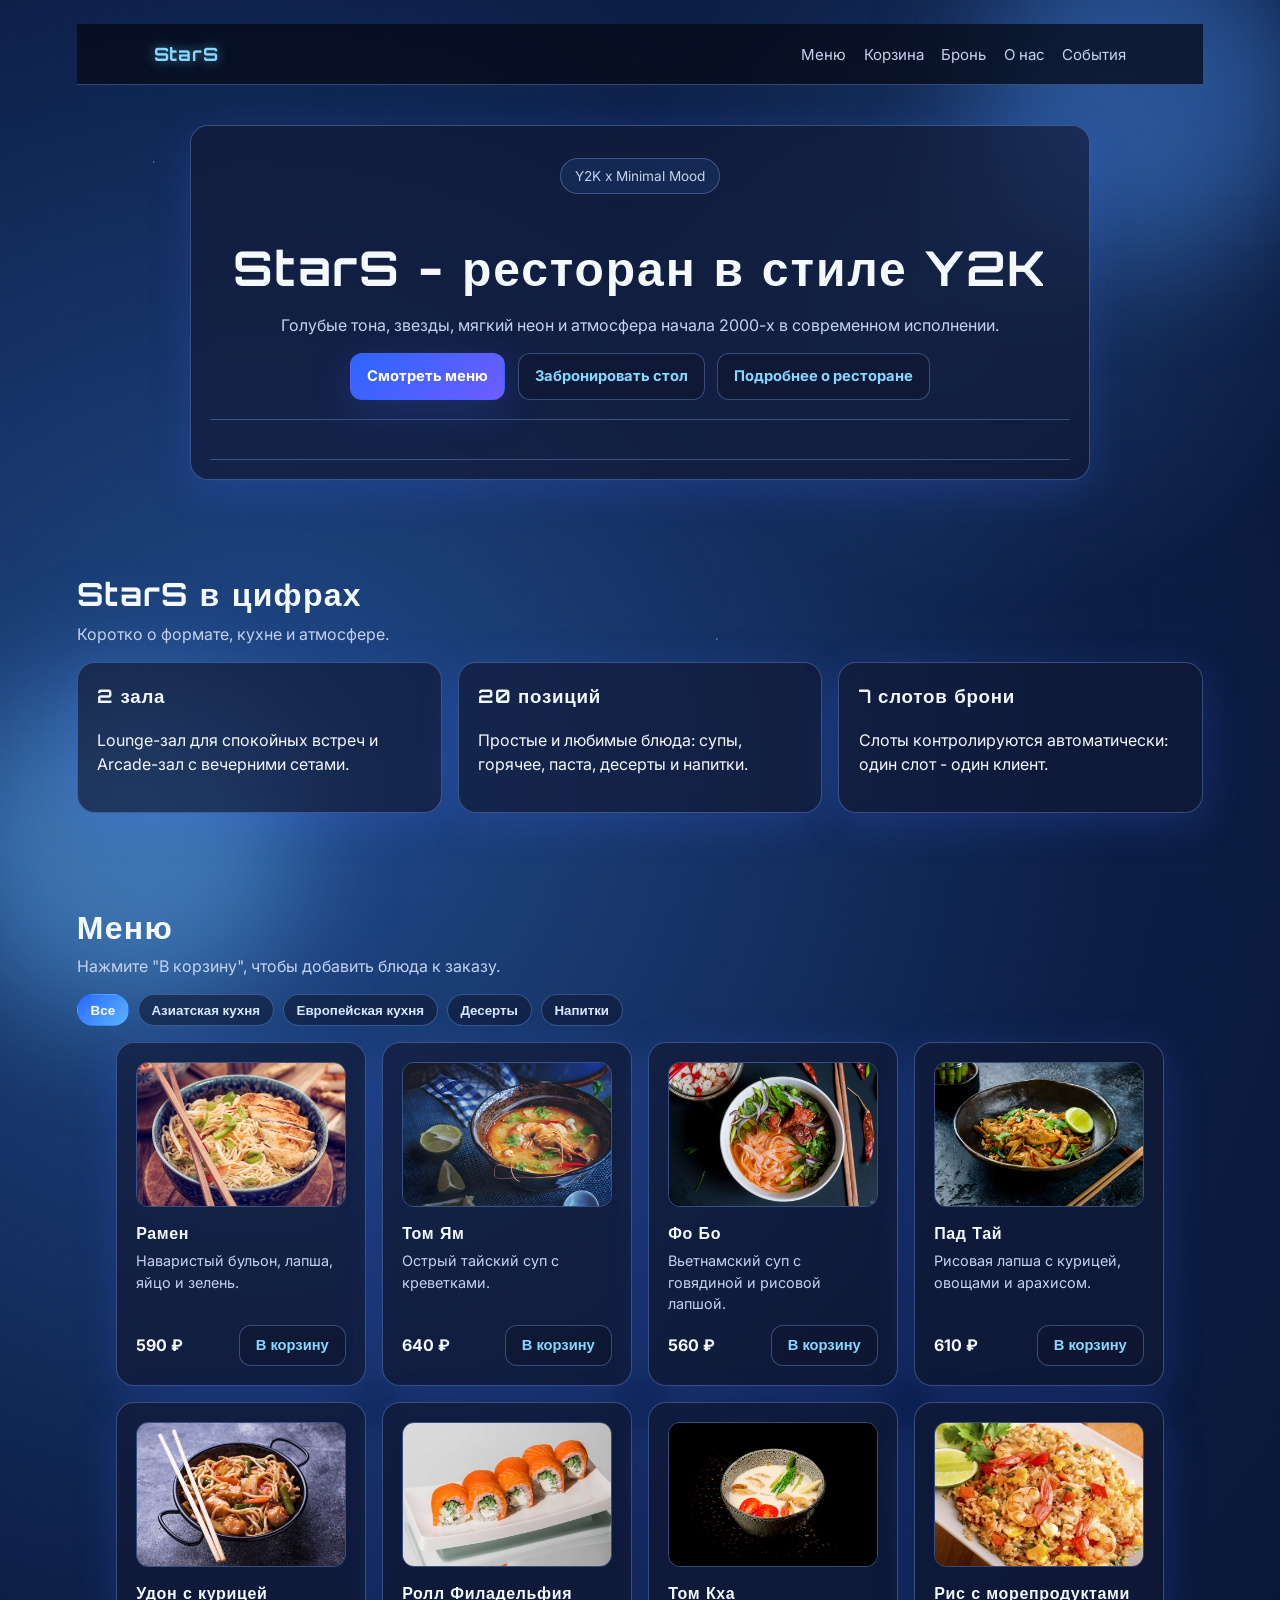
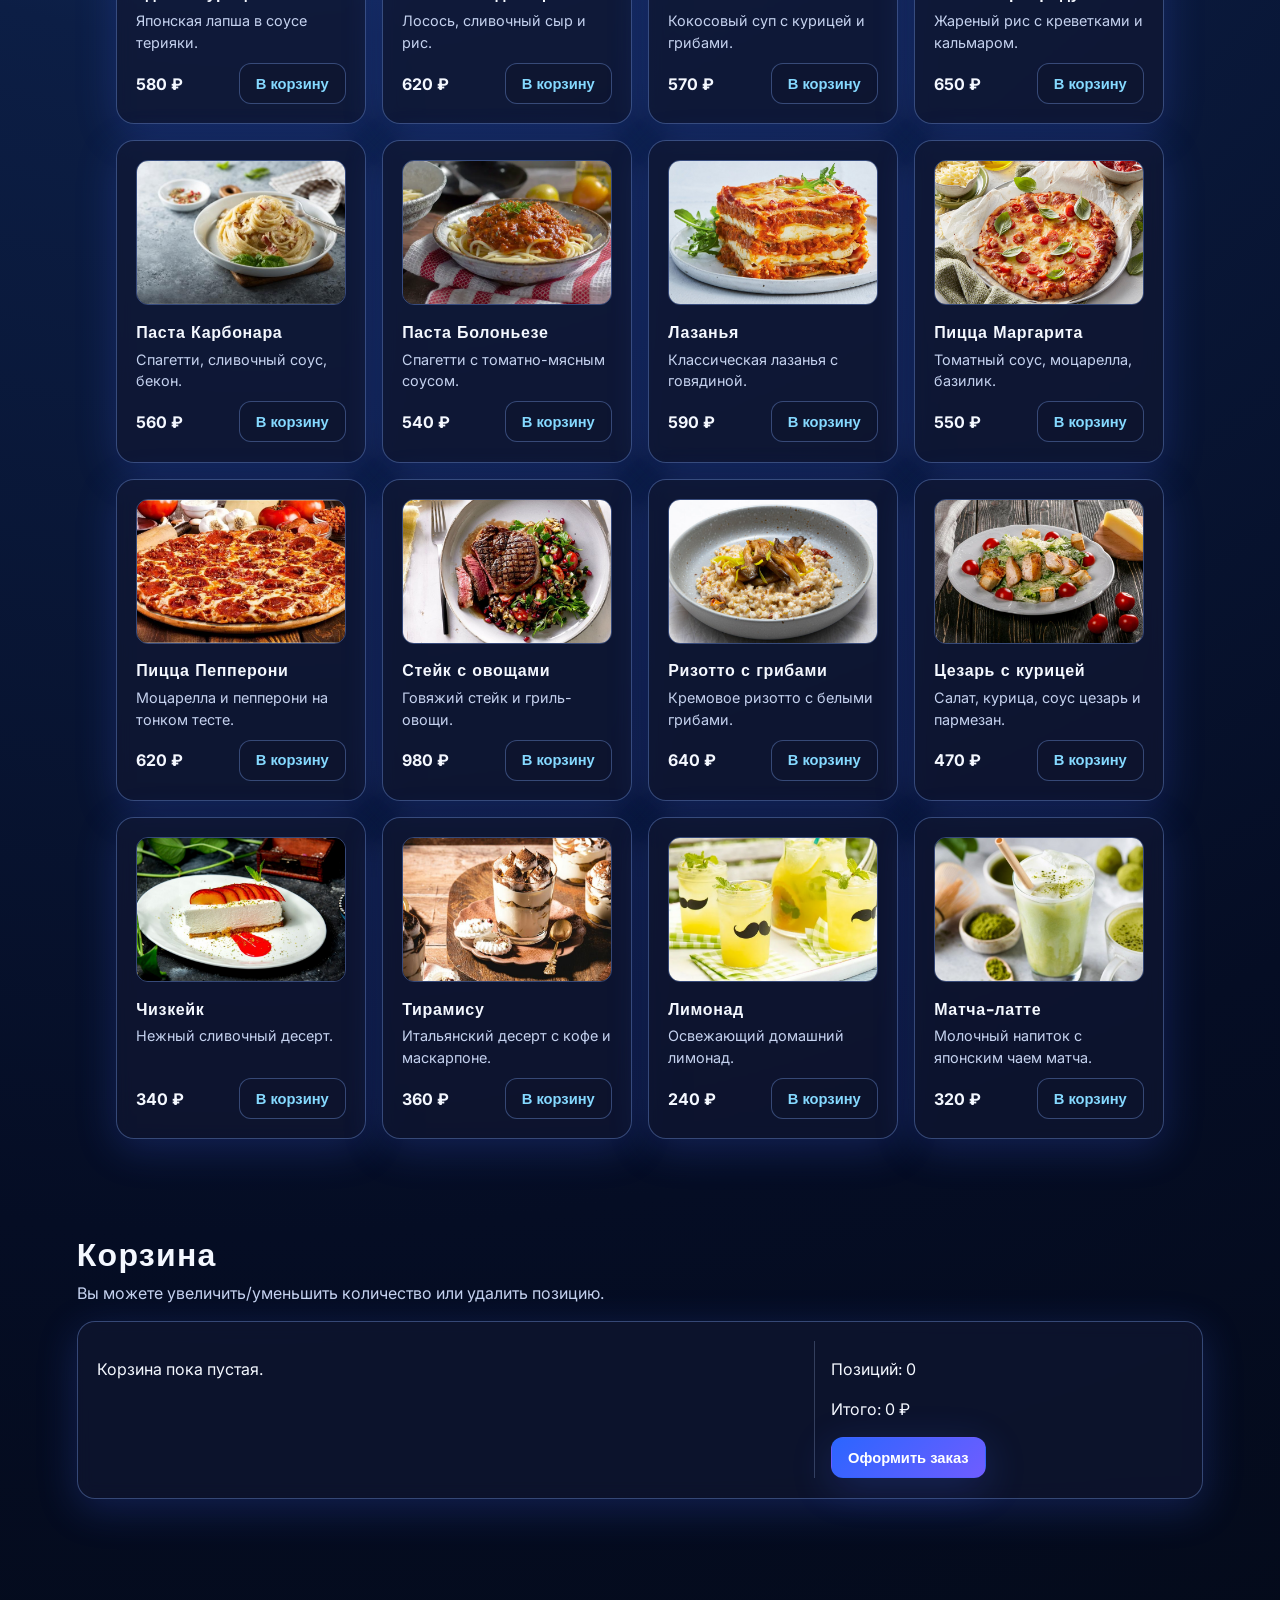
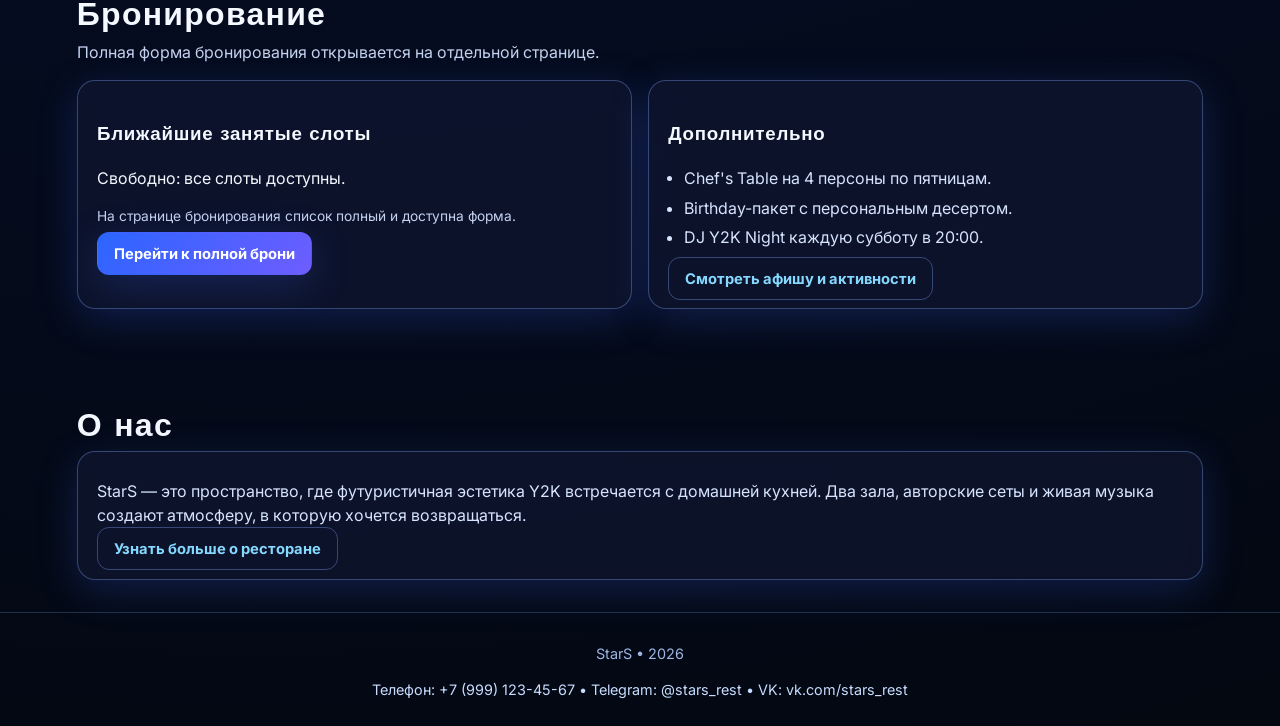
<file: index.html>
<!DOCTYPE html>
<html lang="ru">
<head>
  <meta charset="UTF-8" />
  <meta name="viewport" content="width=device-width, initial-scale=1.0" />
  <title>StarS | Y2K ресторан</title>
  <link rel="preconnect" href="https://fonts.googleapis.com" />
  <link rel="preconnect" href="https://fonts.gstatic.com" crossorigin />
  <link href="https://fonts.googleapis.com/css2?family=Orbitron:wght@400;600;700&family=Inter:wght@400;500;700&display=swap" rel="stylesheet" />
  <link rel="stylesheet" href="styles.css" />
</head>
<body>
  <div class="bg-grid"></div>
  <div class="bg-glow bg-glow--one"></div>
  <div class="bg-glow bg-glow--two"></div>

  <header class="hero" id="home">
    <nav class="top-nav">
      <div class="logo">StarS</div>
      <ul class="nav-links">
        <li><a href="#menu">Меню</a></li>
        <li><a href="#cart">Корзина</a></li>
        <li><a href="booking.html">Бронь</a></li>
        <li><a href="about.html">О нас</a></li>
        <li><a href="events.html">События</a></li>
      </ul>
    </nav>

    <div class="hero-content glass-card">
      <p class="chip">Y2K x Minimal Mood</p>
      <h1>StarS - ресторан в стиле Y2K</h1>
      <p>Голубые тона, звезды, мягкий неон и атмосфера начала 2000-х в современном исполнении.</p>
      <div class="hero-actions">
        <a class="btn btn-primary" href="#menu">Смотреть меню</a>
        <a class="btn btn-ghost" href="booking.html">Забронировать стол</a>
        <a class="btn btn-ghost" href="about.html">Подробнее о ресторане</a>
      </div>
      <div class="ticker" id="ticker">
        <span>STARS SPECIAL • ВЕЧЕРНИЕ СЕТЫ • ЖИВАЯ МУЗЫКА • БРОНЬ ОНЛАЙН</span>
      </div>
    </div>
  </header>

  <main>
    <section class="section">
      <div class="section-head">
        <h2>StarS в цифрах</h2>
        <p>Коротко о формате, кухне и атмосфере.</p>
      </div>
      <div class="quick-grid">
        <article class="glass-card quick-card">
          <h3>2 зала</h3>
          <p>Lounge-зал для спокойных встреч и Arcade-зал с вечерними сетами.</p>
        </article>
        <article class="glass-card quick-card">
          <h3>20 позиций</h3>
          <p>Простые и любимые блюда: супы, горячее, паста, десерты и напитки.</p>
        </article>
        <article class="glass-card quick-card">
          <h3>7 слотов брони</h3>
          <p>Слоты контролируются автоматически: один слот - один клиент.</p>
        </article>
      </div>
    </section>

    <section class="section" id="menu">
      <div class="section-head">
        <h2>Меню</h2>
        <p>Нажмите "В корзину", чтобы добавить блюда к заказу.</p>
      </div>
      <div class="menu-filters" id="menuFilters">
        <button class="filter-btn is-active" data-filter="all">Все</button>
        <button class="filter-btn" data-filter="asian">Азиатская кухня</button>
        <button class="filter-btn" data-filter="european">Европейская кухня</button>
        <button class="filter-btn" data-filter="dessert">Десерты</button>
        <button class="filter-btn" data-filter="drink">Напитки</button>
      </div>
      <div class="menu-grid" id="menuGrid"></div>
    </section>

    <section class="section" id="cart">
      <div class="section-head">
        <h2>Корзина</h2>
        <p>Вы можете увеличить/уменьшить количество или удалить позицию.</p>
      </div>
      <div class="glass-card cart-panel">
        <div id="cartItems" class="cart-items"></div>
        <div class="cart-summary">
          <p>Позиций: <span id="cartCount">0</span></p>
          <p>Итого: <span id="cartTotal">0 ₽</span></p>
          <button class="btn btn-primary" id="checkoutBtn">Оформить заказ</button>
        </div>
      </div>
    </section>

    <section class="section" id="booking">
      <div class="section-head">
        <h2>Бронирование</h2>
        <p>Полная форма бронирования открывается на отдельной странице.</p>
      </div>
      <div class="booking-layout booking-preview-layout">
        <div class="glass-card booking-info">
          <h3>Ближайшие занятые слоты</h3>
          <div id="miniBookingPreview"></div>
          <p class="booking-note">На странице бронирования список полный и доступна форма.</p>
          <a class="btn btn-primary" href="booking.html">Перейти к полной брони</a>
        </div>
        <div class="glass-card booking-info">
          <h3>Дополнительно</h3>
          <ul class="service-list">
            <li>Chef's Table на 4 персоны по пятницам.</li>
            <li>Birthday-пакет с персональным десертом.</li>
            <li>DJ Y2K Night каждую субботу в 20:00.</li>
          </ul>
          <a class="btn btn-ghost" href="events.html">Смотреть афишу и активности</a>
        </div>
      </div>
    </section>

    <section class="section" id="about">
      <div class="section-head">
        <h2>О нас</h2>
      </div>
      <div class="about-box glass-card">
        <p>StarS — это пространство, где футуристичная эстетика Y2K встречается с домашней кухней. Два зала, авторские сеты и живая музыка создают атмосферу, в которую хочется возвращаться.</p>
        <a class="btn btn-ghost" href="about.html">Узнать больше о ресторане</a>
      </div>
    </section>
  </main>

  <footer class="footer">
    <p>StarS • 2026</p>
    <p class="footer-contacts">Телефон: +7 (999) 123-45-67 • Telegram: @stars_rest • VK: vk.com/stars_rest</p>
  </footer>

  <script src="script.js"></script>
</body>
</html>
</file>
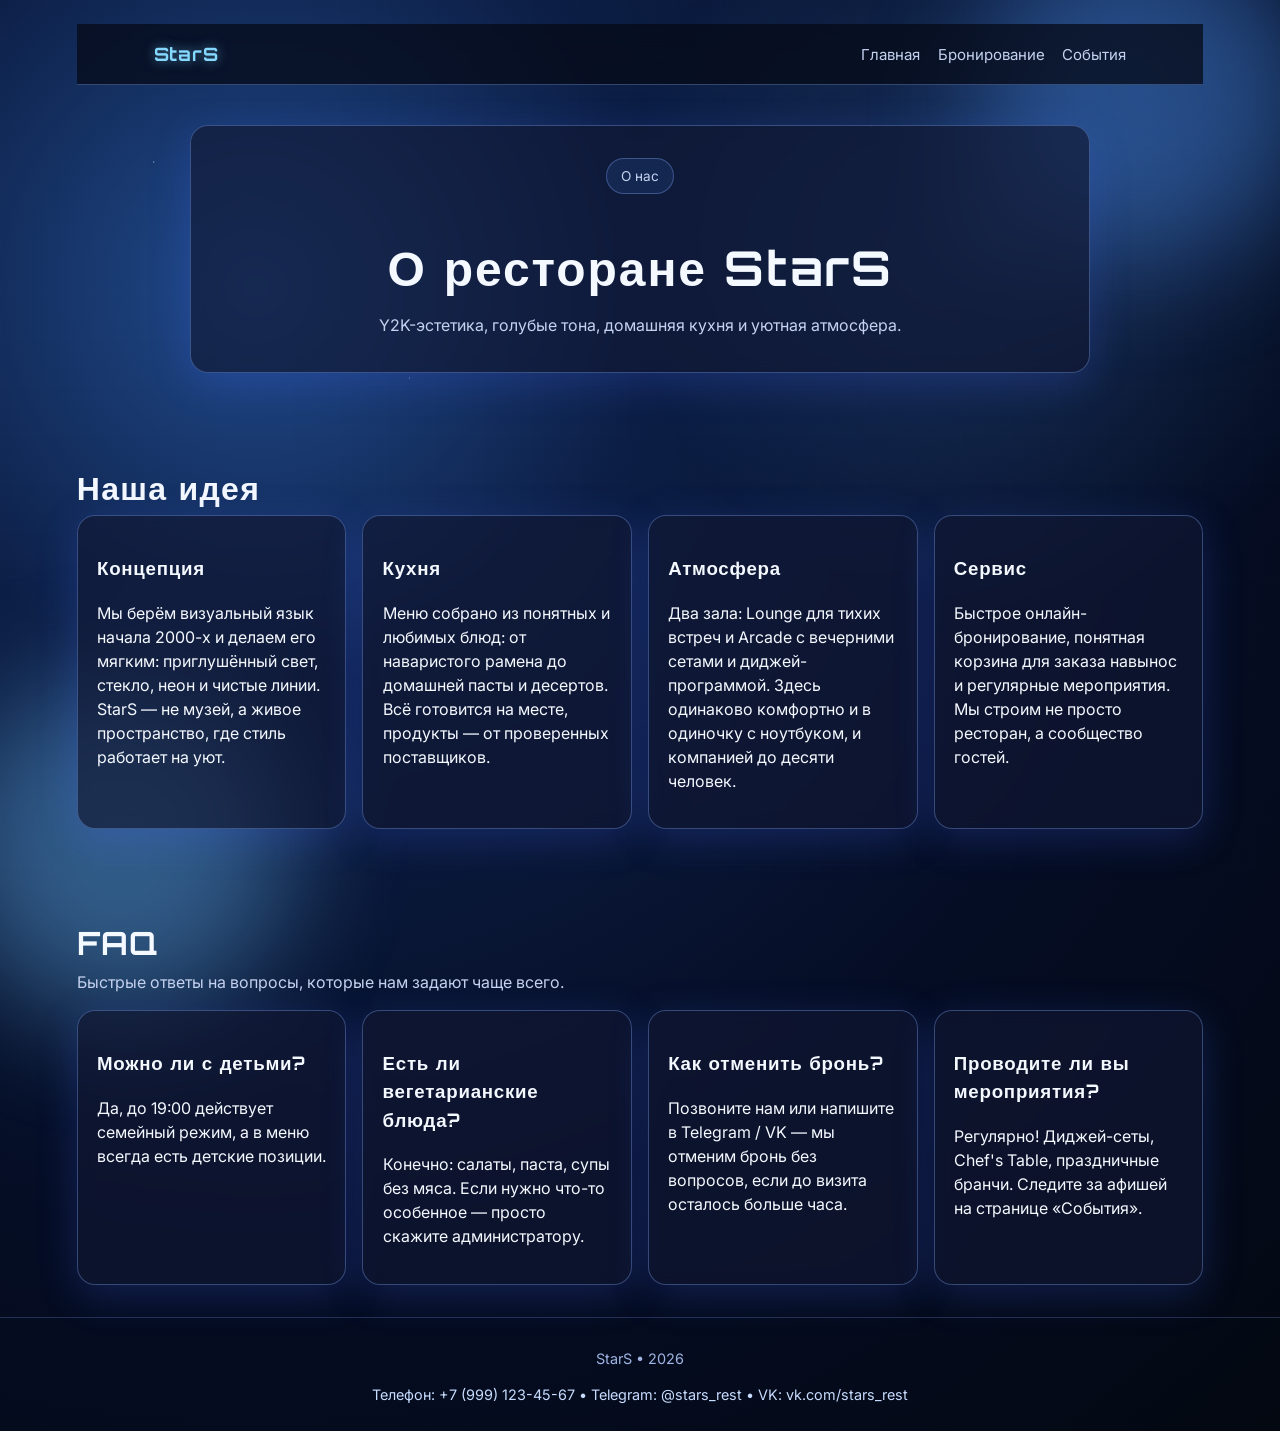
<file: about.html>
<!DOCTYPE html>
<html lang="ru">
<head>
  <meta charset="UTF-8" />
  <meta name="viewport" content="width=device-width, initial-scale=1.0" />
  <title>StarS | О нас</title>
  <link rel="preconnect" href="https://fonts.googleapis.com" />
  <link rel="preconnect" href="https://fonts.gstatic.com" crossorigin />
  <link href="https://fonts.googleapis.com/css2?family=Orbitron:wght@400;600;700&family=Inter:wght@400;500;700&display=swap" rel="stylesheet" />
  <link rel="stylesheet" href="styles.css" />
</head>
<body>
  <div class="bg-grid"></div>
  <div class="bg-glow bg-glow--one"></div>
  <div class="bg-glow bg-glow--two"></div>
  <header class="hero">
    <nav class="top-nav">
      <div class="logo">StarS</div>
      <ul class="nav-links">
        <li><a href="index.html">Главная</a></li>
        <li><a href="booking.html">Бронирование</a></li>
        <li><a href="events.html">События</a></li>
      </ul>
    </nav>
    <div class="hero-content glass-card">
      <p class="chip">О нас</p>
      <h1>О ресторане StarS</h1>
      <p>Y2K-эстетика, голубые тона, домашняя кухня и уютная атмосфера.</p>
    </div>
  </header>
  <main>
    <section class="section">
      <div class="section-head"><h2>Наша идея</h2></div>
      <div class="info-grid">
        <article class="glass-card"><h3>Концепция</h3><p>Мы берём визуальный язык начала 2000-х и делаем его мягким: приглушённый свет, стекло, неон и чистые линии. StarS — не музей, а живое пространство, где стиль работает на уют.</p></article>
        <article class="glass-card"><h3>Кухня</h3><p>Меню собрано из понятных и любимых блюд: от наваристого рамена до домашней пасты и десертов. Всё готовится на месте, продукты — от проверенных поставщиков.</p></article>
        <article class="glass-card"><h3>Атмосфера</h3><p>Два зала: Lounge для тихих встреч и Arcade с вечерними сетами и диджей-программой. Здесь одинаково комфортно и в одиночку с ноутбуком, и компанией до десяти человек.</p></article>
        <article class="glass-card"><h3>Сервис</h3><p>Быстрое онлайн-бронирование, понятная корзина для заказа навынос и регулярные мероприятия. Мы строим не просто ресторан, а сообщество гостей.</p></article>
      </div>
    </section>
    <section class="section">
      <div class="section-head"><h2>FAQ</h2><p>Быстрые ответы на вопросы, которые нам задают чаще всего.</p></div>
      <div class="faq-list">
        <article class="glass-card"><h3>Можно ли с детьми?</h3><p>Да, до 19:00 действует семейный режим, а в меню всегда есть детские позиции.</p></article>
        <article class="glass-card"><h3>Есть ли вегетарианские блюда?</h3><p>Конечно: салаты, паста, супы без мяса. Если нужно что-то особенное — просто скажите администратору.</p></article>
        <article class="glass-card"><h3>Как отменить бронь?</h3><p>Позвоните нам или напишите в Telegram / VK — мы отменим бронь без вопросов, если до визита осталось больше часа.</p></article>
        <article class="glass-card"><h3>Проводите ли вы мероприятия?</h3><p>Регулярно! Диджей-сеты, Chef's Table, праздничные бранчи. Следите за афишей на странице «События».</p></article>
      </div>
    </section>
  </main>
  <footer class="footer">
    <p>StarS • 2026</p>
    <p class="footer-contacts">Телефон: +7 (999) 123-45-67 • Telegram: @stars_rest • VK: vk.com/stars_rest</p>
  </footer>
</body>
</html>
</file>
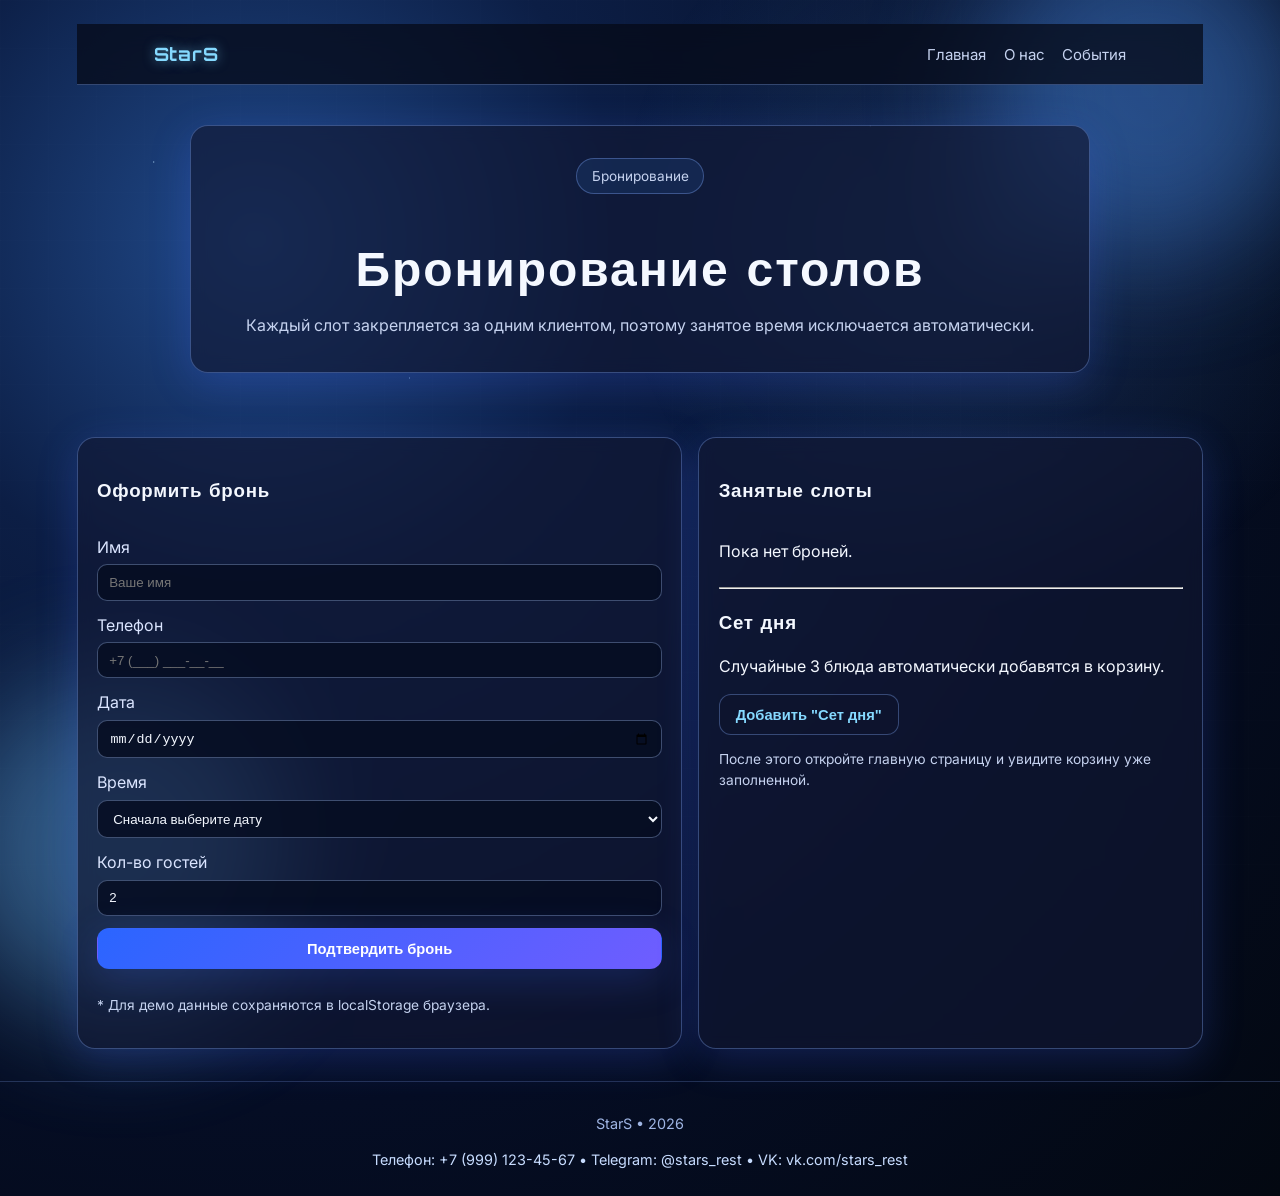
<file: booking.html>
<!DOCTYPE html>
<html lang="ru">
<head>
  <meta charset="UTF-8" />
  <meta name="viewport" content="width=device-width, initial-scale=1.0" />
  <title>StarS | Бронирование</title>
  <link rel="preconnect" href="https://fonts.googleapis.com" />
  <link rel="preconnect" href="https://fonts.gstatic.com" crossorigin />
  <link href="https://fonts.googleapis.com/css2?family=Orbitron:wght@400;600;700&family=Inter:wght@400;500;700&display=swap" rel="stylesheet" />
  <link rel="stylesheet" href="styles.css" />
</head>
<body>
  <!-- SECTION: Фон и декоративные элементы -->
  <div class="bg-grid"></div>
  <div class="bg-glow bg-glow--one"></div>
  <div class="bg-glow bg-glow--two"></div>

  <!-- SECTION: Навигация mini-site бронирования -->
  <header class="hero">
    <nav class="top-nav">
      <div class="logo">StarS</div>
      <ul class="nav-links">
        <li><a href="index.html">Главная</a></li>
        <li><a href="about.html">О нас</a></li>
        <li><a href="events.html">События</a></li>
      </ul>
    </nav>
    <div class="hero-content glass-card">
      <p class="chip">Бронирование</p>
      <h1>Бронирование столов</h1>
      <p>Каждый слот закрепляется за одним клиентом, поэтому занятое время исключается автоматически.</p>
    </div>
  </header>

  <main>
    <!-- SECTION: Полная форма брони (mini-site) -->
    <section class="section">
      <div class="booking-layout">
        <form id="bookingForm" class="glass-card booking-form">
          <h3>Оформить бронь</h3>
          <label>
            Имя
            <input type="text" id="guestName" placeholder="Ваше имя" required />
          </label>
          <label>
            Телефон
            <input type="tel" id="guestPhone" placeholder="+7 (___) ___-__-__" required />
          </label>
          <label>
            Дата
            <input type="date" id="bookingDate" required />
          </label>
          <label>
            Время
            <select id="bookingTime" required></select>
          </label>
          <label>
            Кол-во гостей
            <input type="number" id="guestCount" min="1" max="10" value="2" required />
          </label>
          <button class="btn btn-primary" type="submit">Подтвердить бронь</button>
          <p class="booking-note">* Для демо данные сохраняются в localStorage браузера.</p>
        </form>

        <!-- SECTION: Инфоблок с занятыми слотами и дополнительной фичей -->
        <div class="glass-card booking-info">
          <h3>Занятые слоты</h3>
          <div id="bookedList"></div>
          <hr />
          <h3>Сет дня</h3>
          <p>Случайные 3 блюда автоматически добавятся в корзину.</p>
          <button class="btn btn-ghost" id="addSetBtn">Добавить "Сет дня"</button>
          <p class="booking-note">После этого откройте главную страницу и увидите корзину уже заполненной.</p>
        </div>
      </div>
    </section>
  </main>

  <footer class="footer">
    <p>StarS • 2026</p>
    <p class="footer-contacts">Телефон: +7 (999) 123-45-67 • Telegram: @stars_rest • VK: vk.com/stars_rest</p>
  </footer>

  <script src="script.js"></script>
</body>
</html>
</file>
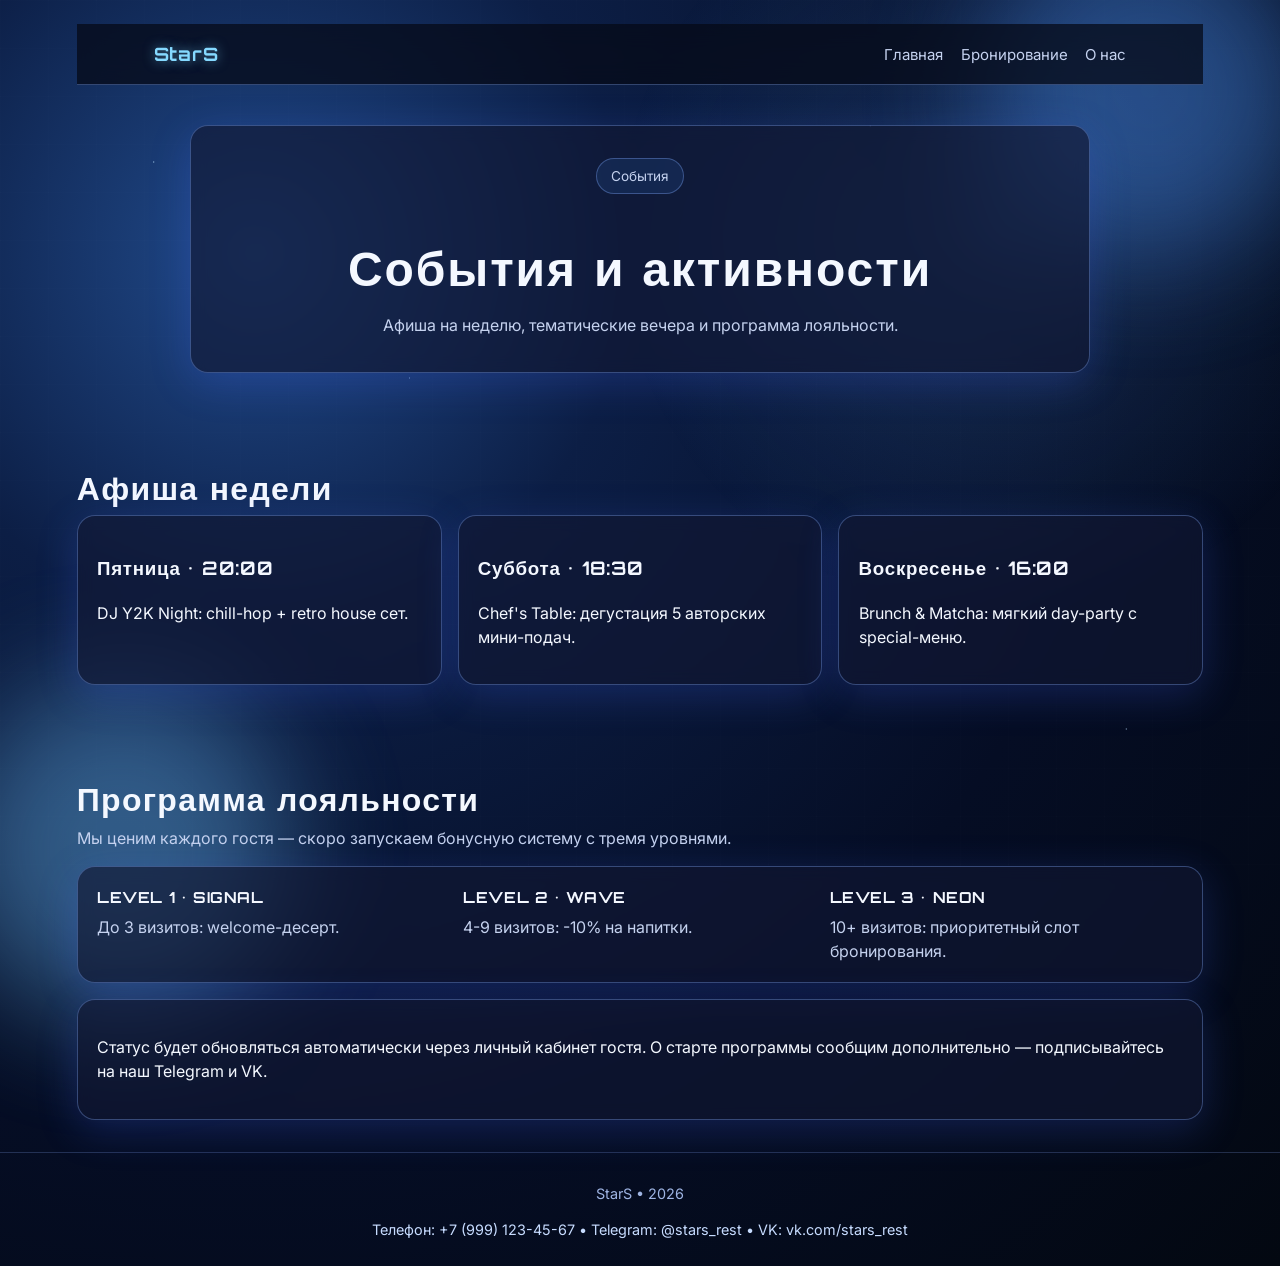
<file: events.html>
<!DOCTYPE html>
<html lang="ru">
<head>
  <meta charset="UTF-8" />
  <meta name="viewport" content="width=device-width, initial-scale=1.0" />
  <title>StarS | События</title>
  <link rel="preconnect" href="https://fonts.googleapis.com" />
  <link rel="preconnect" href="https://fonts.gstatic.com" crossorigin />
  <link href="https://fonts.googleapis.com/css2?family=Orbitron:wght@400;600;700&family=Inter:wght@400;500;700&display=swap" rel="stylesheet" />
  <link rel="stylesheet" href="styles.css" />
</head>
<body>
  <div class="bg-grid"></div>
  <div class="bg-glow bg-glow--one"></div>
  <div class="bg-glow bg-glow--two"></div>
  <header class="hero">
    <nav class="top-nav">
      <div class="logo">StarS</div>
      <ul class="nav-links">
        <li><a href="index.html">Главная</a></li>
        <li><a href="booking.html">Бронирование</a></li>
        <li><a href="about.html">О нас</a></li>
      </ul>
    </nav>
    <div class="hero-content glass-card">
      <p class="chip">События</p>
      <h1>События и активности</h1>
      <p>Афиша на неделю, тематические вечера и программа лояльности.</p>
    </div>
  </header>
  <main>
    <section class="section">
      <div class="section-head"><h2>Афиша недели</h2></div>
      <div class="info-grid">
        <article class="glass-card"><h3>Пятница • 20:00</h3><p>DJ Y2K Night: chill-hop + retro house сет.</p></article>
        <article class="glass-card"><h3>Суббота • 18:30</h3><p>Chef's Table: дегустация 5 авторских мини-подач.</p></article>
        <article class="glass-card"><h3>Воскресенье • 16:00</h3><p>Brunch & Matcha: мягкий day-party с special-меню.</p></article>
      </div>
    </section>
    <!-- ✅ Исправленная Программа лояльности -->
    <section class="section">
      <div class="section-head">
        <h2>Программа лояльности</h2>
        <p>Мы ценим каждого гостя — скоро запускаем бонусную систему с тремя уровнями.</p>
      </div>
      <div class="loyalty-strip glass-card">
        <div><h3>LEVEL 1 • SIGNAL</h3><p>До 3 визитов: welcome-десерт.</p></div>
        <div><h3>LEVEL 2 • WAVE</h3><p>4-9 визитов: -10% на напитки.</p></div>
        <div><h3>LEVEL 3 • NEON</h3><p>10+ визитов: приоритетный слот бронирования.</p></div>
      </div>
      <div class="glass-card">
        <p>Статус будет обновляться автоматически через личный кабинет гостя. О старте программы сообщим дополнительно — подписывайтесь на наш Telegram и VK.</p>
      </div>
    </section>
  </main>
  <footer class="footer">
    <p>StarS • 2026</p>
    <p class="footer-contacts">Телефон: +7 (999) 123-45-67 • Telegram: @stars_rest • VK: vk.com/stars_rest</p>
  </footer>
</body>
</html>
</file>
<file: styles.css>
:root {
  --bg-main: #05070f;
  --bg-soft: #0e1430;
  --neon-blue: #54a8ff;
  --neon-cyan: #85d9ff;
  --deep-blue: #1f2d8f;
  --violet: #7c5cff;
  --text-main: #f4f8ff;
  --text-muted: #c5d2ef;
  --card-bg: rgba(18, 24, 52, 0.65);
  --line: rgba(132, 173, 255, 0.35);
  --shadow: 0 10px 40px rgba(67, 103, 255, 0.22);
}

* {
  box-sizing: border-box;
}

body {
  margin: 0;
  font-family: "Inter", sans-serif;
  color: var(--text-main);
  background:
    radial-gradient(circle at 20% 20%, #214b8c 0%, #0c1e45 26%, #050d24 62%, #030811 100%);
  min-height: 100vh;
  overflow-x: hidden;
  line-height: 1.5;
}

body::before,
body::after {
  content: "";
  position: fixed;
  inset: 0;
  pointer-events: none;
  z-index: -4;
}

body::before {
  background-image:
    radial-gradient(2px 2px at 12% 18%, rgba(187, 228, 255, 0.9), transparent 60%),
    radial-gradient(1.5px 1.5px at 32% 42%, rgba(173, 214, 255, 0.9), transparent 60%),
    radial-gradient(2px 2px at 51% 29%, rgba(171, 215, 255, 0.85), transparent 60%),
    radial-gradient(2px 2px at 68% 14%, rgba(168, 210, 255, 0.9), transparent 60%),
    radial-gradient(2px 2px at 80% 33%, rgba(190, 229, 255, 0.8), transparent 60%),
    radial-gradient(1.5px 1.5px at 22% 74%, rgba(165, 209, 255, 0.9), transparent 60%),
    radial-gradient(2px 2px at 56% 71%, rgba(174, 216, 255, 0.9), transparent 60%),
    radial-gradient(2px 2px at 88% 81%, rgba(189, 227, 255, 0.8), transparent 60%);
  opacity: 0.75;
}

body::after {
  background: radial-gradient(circle at 78% 26%, rgba(90, 168, 255, 0.2), transparent 32%);
}

h1, h2, h3, .logo {
  font-family: "Orbitron", sans-serif;
  letter-spacing: 0.04em;
}

a {
  color: inherit;
  text-decoration: none;
}

.bg-grid {
  position: fixed;
  inset: 0;
  background-image: linear-gradient(to right, rgba(255, 255, 255, 0.04) 1px, transparent 1px),
    linear-gradient(to bottom, rgba(255, 255, 255, 0.04) 1px, transparent 1px);
  background-size: 48px 48px;
  opacity: 0.25;
  pointer-events: none;
  z-index: -3;
}

.bg-glow {
  position: fixed;
  width: 340px;
  height: 340px;
  border-radius: 50%;
  filter: blur(60px);
  opacity: 0.4;
  pointer-events: none;
  z-index: -2;
}

.bg-glow--one {
  top: -80px;
  right: -40px;
  background: #4f98ff;
}

.bg-glow--two {
  bottom: -120px;
  left: -50px;
  background: #6ec2ff;
}

.top-nav {
  position: sticky;
  top: 0;
  z-index: 20;
  display: flex;
  justify-content: space-between;
  align-items: center;
  padding: 1rem 6vw;
  background: rgba(6, 10, 23, 0.75);
  backdrop-filter: blur(12px);
  border-bottom: 1px solid var(--line);
}

.logo {
  font-size: 1.15rem;
  color: var(--neon-cyan);
  text-shadow: 0 0 12px rgba(133, 217, 255, 0.55);
  font-weight: 700;
}

.nav-links {
  list-style: none;
  display: flex;
  gap: 1.1rem;
  padding: 0;
  margin: 0;
  color: var(--text-muted);
}

.nav-links a:hover {
  color: #ffffff;
}

.nav-links a {
  font-size: 0.94rem;
}

.hero {
  padding: 1.5rem 6vw 1rem;
}

.hero-content {
  max-width: 900px;
  margin: 2.5rem auto 1rem;
  text-align: center;
}

.chip {
  display: inline-block;
  border: 1px solid var(--line);
  border-radius: 999px;
  padding: 0.4rem 0.9rem;
  font-size: 0.85rem;
  color: var(--neon-cyan);
  background: rgba(35, 73, 132, 0.3);
}

.hero h1 {
  font-size: clamp(1.8rem, 4vw, 3rem);
  margin-bottom: 0.4rem;
  line-height: 1.2;
}

.hero p {
  color: var(--text-muted);
}

.hero-actions {
  display: flex;
  justify-content: center;
  gap: 0.8rem;
  margin-top: 1rem;
  flex-wrap: wrap;
}

.btn {
  border: 1px solid transparent;
  border-radius: 12px;
  padding: 0.72rem 1rem;
  font-weight: 700;
  cursor: pointer;
  transition: 0.2s ease;
  font-size: 0.92rem;
}

.btn-primary {
  background: linear-gradient(135deg, #2b65ff, #6f5dff);
  color: #ffffff;
  box-shadow: var(--shadow);
}

.btn-primary:hover {
  transform: translateY(-1px);
  filter: brightness(1.08);
}

.btn-ghost {
  background: rgba(14, 21, 45, 0.5);
  border-color: var(--line);
  color: var(--neon-cyan);
}

.btn-ghost:hover {
  background: rgba(35, 52, 102, 0.55);
}

.ticker {
  margin-top: 1.2rem;
  border-top: 1px solid var(--line);
  border-bottom: 1px solid var(--line);
  padding: 0.45rem 0;
  overflow: hidden;
  white-space: nowrap;
}

.ticker span {
  display: inline-block;
  padding-left: 100%;
  animation: ticker-move 16s linear infinite;
  color: #d5def7;
}

@keyframes ticker-move {
  to {
    transform: translateX(-100%);
  }
}

.section {
  padding: 2rem 6vw;
}

.quick-grid,
.info-grid,
.faq-list {
  display: grid;
  grid-template-columns: repeat(auto-fit, minmax(220px, 1fr));
  gap: 1rem;
}

.quick-card h3 {
  margin-top: 0;
}

.section-head h2 {
  margin-bottom: 0.2rem;
  font-size: clamp(1.3rem, 2.6vw, 2rem);
}

.section-head p {
  color: var(--text-muted);
  margin-top: 0;
}

.glass-card {
  background: var(--card-bg);
  border: 1px solid var(--line);
  border-radius: 18px;
  padding: 1.2rem;
  box-shadow: var(--shadow);
  backdrop-filter: blur(8px);
}

.menu-grid {
  display: grid;
  grid-template-columns: repeat(auto-fill, minmax(210px, 250px));
  gap: 1rem;
  justify-content: center;
}

.menu-filters {
  display: flex;
  gap: 0.55rem;
  flex-wrap: wrap;
  margin-bottom: 1rem;
}

.filter-btn {
  border: 1px solid var(--line);
  background: rgba(14, 21, 45, 0.55);
  color: #d8e8ff;
  border-radius: 999px;
  padding: 0.45rem 0.8rem;
  cursor: pointer;
  font-weight: 600;
  transition: 0.2s ease;
}

.filter-btn:hover {
  background: rgba(48, 78, 142, 0.55);
}

.filter-btn.is-active {
  background: linear-gradient(135deg, #2968ff, #5bb6ff);
  border-color: transparent;
  color: #ffffff;
}

.menu-empty {
  margin: 0;
  color: #c9dcff;
}

.menu-card {
  display: flex;
  flex-direction: column;
  overflow: hidden;
  transition: transform 0.2s ease, box-shadow 0.2s ease;
}

.menu-card:hover {
  transform: translateY(-3px);
  box-shadow: 0 16px 38px rgba(64, 124, 255, 0.24);
}

.menu-card img {
  width: 100%;
  height: 145px;
  object-fit: cover;
  border-radius: 12px;
  border: 1px solid var(--line);
  margin-bottom: 0.6rem;
}

.menu-card h3 {
  margin: 0.3rem 0;
  font-size: 1rem;
}

.menu-card p {
  color: var(--text-muted);
  margin: 0 0 0.6rem;
  font-size: 0.9rem;
  flex-grow: 1;
}

.price-row {
  display: flex;
  justify-content: space-between;
  align-items: center;
  gap: 0.6rem;
}

.pin-link {
  margin-top: 0.55rem;
  color: #a5bfff;
  font-size: 0.84rem;
  text-decoration: underline;
  text-underline-offset: 3px;
}

.cart-panel {
  display: grid;
  grid-template-columns: 1.9fr 1fr;
  gap: 1rem;
}

.cart-items {
  display: grid;
  gap: 0.7rem;
}

.cart-item {
  display: grid;
  grid-template-columns: 1fr auto auto;
  gap: 0.6rem;
  align-items: center;
  padding: 0.7rem;
  border: 1px solid rgba(144, 179, 255, 0.25);
  border-radius: 12px;
  background: rgba(11, 17, 39, 0.72);
}

.mini-actions {
  display: flex;
  gap: 0.4rem;
}

.mini-btn {
  border: 1px solid var(--line);
  background: rgba(15, 27, 58, 0.75);
  color: var(--text-main);
  border-radius: 8px;
  cursor: pointer;
  padding: 0.25rem 0.45rem;
}

.cart-summary {
  border-left: 1px solid rgba(170, 194, 245, 0.25);
  padding-left: 1rem;
}

.booking-layout {
  display: grid;
  grid-template-columns: 1.2fr 1fr;
  gap: 1rem;
}

.booking-preview-layout {
  grid-template-columns: 1fr 1fr;
}

.booking-form {
  display: grid;
  gap: 0.75rem;
}

.booking-form label {
  display: grid;
  gap: 0.35rem;
  color: #dbe5ff;
}

input,
select {
  background: rgba(6, 13, 33, 0.85);
  color: var(--text-main);
  border: 1px solid rgba(166, 199, 255, 0.35);
  border-radius: 10px;
  padding: 0.6rem 0.7rem;
}

.booking-note {
  font-size: 0.86rem;
  color: var(--text-muted);
}

#bookedList {
  display: grid;
  gap: 0.4rem;
  max-height: 220px;
  overflow: auto;
  padding-right: 0.25rem;
}

.booked-item {
  border: 1px solid rgba(145, 173, 245, 0.3);
  border-radius: 10px;
  padding: 0.5rem;
  background: rgba(11, 15, 32, 0.75);
  font-size: 0.92rem;
}

.about-box p {
  margin: 0.5rem 0;
  color: #d7e4ff;
}

.service-list {
  margin: 0 0 1rem;
  padding-left: 1rem;
  color: #d7e4ff;
}

.service-list li {
  margin-bottom: 0.35rem;
}

.loyalty-strip {
  display: grid;
  grid-template-columns: repeat(auto-fit, minmax(200px, 1fr));
  gap: 0.8rem;
  margin-bottom: 1rem;
}

.loyalty-strip h3 {
  margin: 0 0 0.35rem;
  font-size: 0.95rem;
}

.loyalty-strip p {
  margin: 0;
  color: var(--text-muted);
}

.footer {
  border-top: 1px solid rgba(129, 161, 236, 0.25);
  text-align: center;
  padding: 1rem 0.8rem 1.6rem;
  color: #9fb5e4;
  font-size: 0.9rem;
}

.footer-contacts {
  margin: 0.45rem 0 0;
  color: #c7dcff;
}

@media (max-width: 900px) {
  .top-nav {
    flex-direction: column;
    align-items: flex-start;
    gap: 0.7rem;
  }

  .nav-links {
    width: 100%;
    overflow-x: auto;
    padding-bottom: 0.35rem;
    white-space: nowrap;
    flex-wrap: nowrap;
  }

  .nav-links li {
    flex: 0 0 auto;
  }

  .cart-panel,
  .booking-layout {
    grid-template-columns: 1fr;
  }

  .cart-summary {
    border-left: none;
    border-top: 1px solid rgba(170, 194, 245, 0.25);
    padding-left: 0;
    padding-top: 0.9rem;
  }
}

@media (max-width: 640px) {
  .hero {
    padding: 1rem 4vw 0.8rem;
  }

  .section {
    padding: 1.35rem 4vw;
  }

  .hero-actions {
    flex-direction: column;
    align-items: stretch;
  }

  .hero-actions .btn {
    width: 100%;
  }

  .menu-grid {
    grid-template-columns: 1fr;
  }

  .menu-card img {
    height: 170px;
  }

  .cart-item {
    grid-template-columns: 1fr;
  }

  .mini-actions {
    justify-content: flex-start;
  }

  .filter-btn {
    width: 100%;
    text-align: center;
  }
}
</file>
